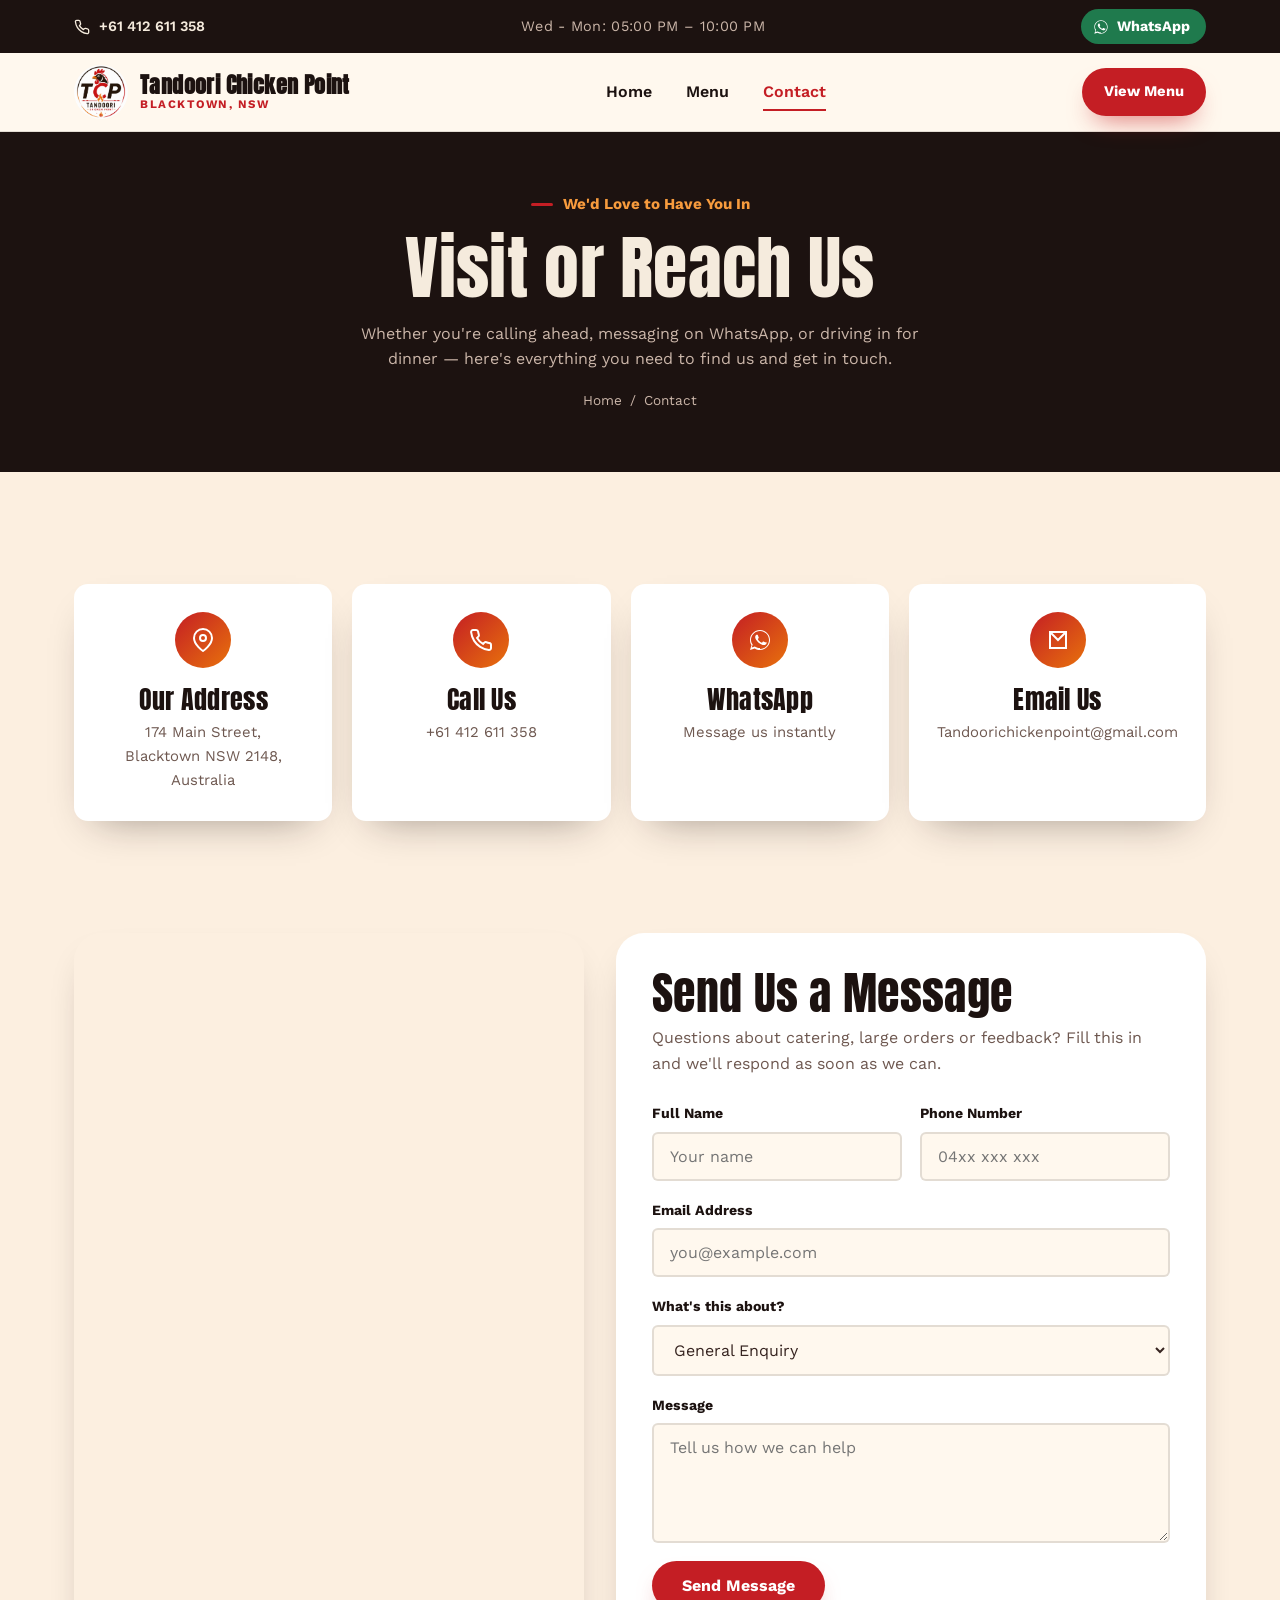
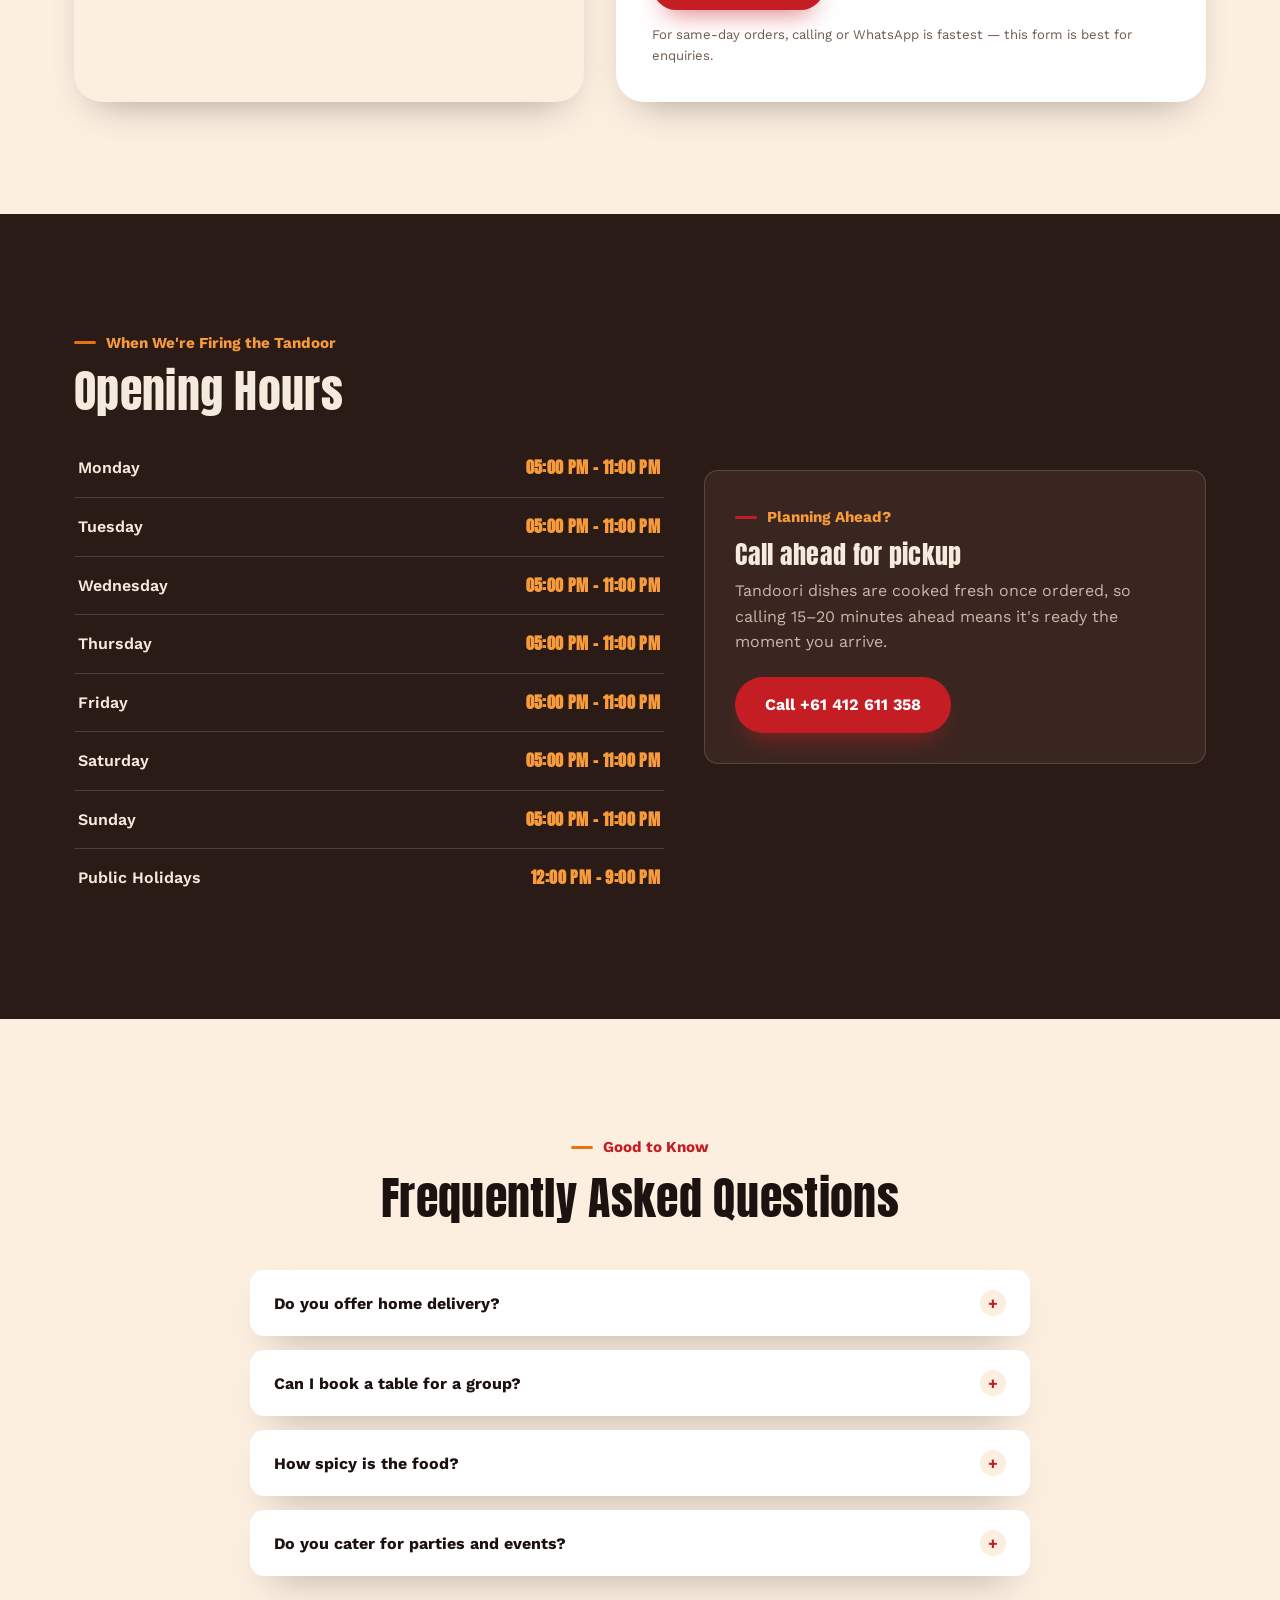
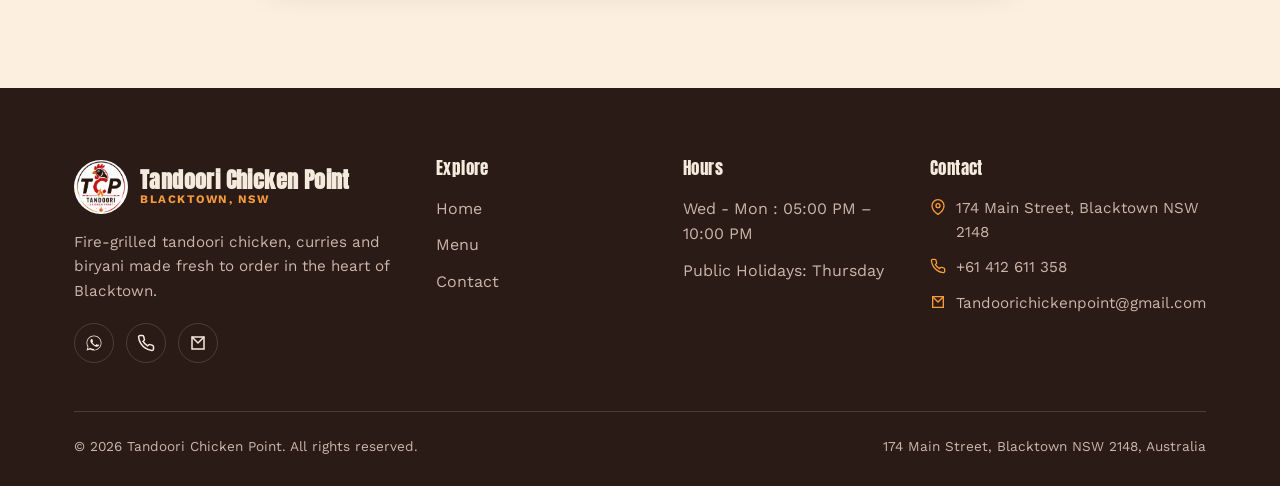
<file: contact.html>
<!DOCTYPE html>
<html lang="en-AU">
<head>
<meta charset="UTF-8">
<meta name="viewport" content="width=device-width, initial-scale=1.0">
<title>Contact & Location | Tandoori Chicken Point, Blacktown</title>
<meta name="description" content="Visit Tandoori Chicken Point at 174 Main Street, Blacktown NSW 2148. Call +61 412 611 358, message us on WhatsApp, or send an enquiry.">
<link rel="icon" href="images/logo.png" type="image/png">

<link rel="preconnect" href="https://fonts.googleapis.com">
<link rel="preconnect" href="https://fonts.gstatic.com" crossorigin>
<link href="https://fonts.googleapis.com/css2?family=Anton&family=Work+Sans:wght@400;500;600;700;800&display=swap" rel="stylesheet">

<link rel="stylesheet" href="css/tokens.css">
<link rel="stylesheet" href="css/base.css">
<link rel="stylesheet" href="css/header.css">
<link rel="stylesheet" href="css/footer.css">
<link rel="stylesheet" href="css/contact-hero.css">
<link rel="stylesheet" href="css/contact-info.css">
<link rel="stylesheet" href="css/contact-form.css">
<link rel="stylesheet" href="css/hours.css">
<link rel="stylesheet" href="css/faq.css">
</head>
<body>

<div class="topbar">
  <div class="container">
    <a href="tel:+61412611358" class="topbar-call">
      <svg width="16" height="16" viewBox="0 0 24 24" fill="none" stroke="currentColor" stroke-width="2" stroke-linecap="round" stroke-linejoin="round"><path d="M22 16.92v3a2 2 0 0 1-2.18 2 19.79 19.79 0 0 1-8.63-3.07 19.5 19.5 0 0 1-6-6 19.79 19.79 0 0 1-3.07-8.67A2 2 0 0 1 4.11 2h3a2 2 0 0 1 2 1.72c.127.96.361 1.903.7 2.81a2 2 0 0 1-.45 2.11L8.09 9.91a16 16 0 0 0 6 6l1.27-1.27a2 2 0 0 1 2.11-.45c.907.339 1.85.573 2.81.7A2 2 0 0 1 22 16.92z"/></svg>
      <span>+61 412 611 358</span>
    </a>
    <span class="topbar-hours">Wed - Mon: 05:00 PM – 10:00 PM</span>
    <a href="https://wa.me/61412611358" target="_blank" rel="noopener" class="topbar-whatsapp">
      <svg width="16" height="16" viewBox="0 0 24 24" fill="currentColor"><path d="M17.5 14.4c-.3-.1-1.6-.8-1.9-.9-.2-.1-.4-.1-.6.1-.2.3-.7.9-.8 1-.2.2-.3.2-.5.1-.3-.1-1.2-.4-2.2-1.4-.8-.7-1.4-1.6-1.5-1.9-.2-.3 0-.4.1-.6l.4-.5c.1-.2.2-.3.2-.5.1-.2 0-.4 0-.5-.1-.1-.6-1.5-.8-2-.2-.5-.4-.4-.6-.5h-.5c-.2 0-.5.1-.7.3-.2.3-.9.9-.9 2.2s1 2.5 1.1 2.7c.1.2 2 3 4.8 4.3.7.3 1.2.5 1.6.6.7.2 1.3.2 1.8.1.5-.1 1.6-.7 1.9-1.3.2-.6.2-1.1.2-1.3-.1-.1-.3-.2-.6-.3z"/><path d="M12 2C6.5 2 2 6.5 2 12c0 1.9.5 3.7 1.5 5.3L2 22l4.8-1.5C8.3 21.5 10.1 22 12 22c5.5 0 10-4.5 10-10S17.5 2 12 2zm0 18.1c-1.7 0-3.4-.5-4.8-1.3l-.3-.2-3.2 1 1-3.1-.2-.3C3.5 15 3 13.5 3 12c0-5 4-9 9-9s9 4 9 9-4 9-9 9.1z"/></svg>
      <span>WhatsApp</span>
    </a>
  </div>
</div>

<header class="site-header">
  <div class="container">
    <a href="index.html" class="brand">
      <img src="images/logo.png" alt="Tandoori Chicken Point logo">
      <span class="brand-text"><strong>Tandoori Chicken Point</strong><span>BLACKTOWN, NSW</span></span>
    </a>
    <nav class="main-nav" aria-label="Primary">
      <a href="index.html">Home</a>
      <a href="menu.html">Menu</a>
      <a href="contact.html" class="active">Contact</a>
    </nav>
    <div class="header-actions">
      <a href="menu.html" class="btn btn-primary">View Menu</a>
      <button class="nav-toggle" aria-label="Toggle menu" aria-expanded="false">
        <span></span><span></span><span></span>
      </button>
    </div>
  </div>
  <div class="mobile-nav">
    <ul>
      <li><a href="index.html">Home</a></li>
      <li><a href="menu.html">Menu</a></li>
      <li><a href="contact.html" class="active">Contact</a></li>
      <li><a href="tel:+61412611358">Call +61 412 611 358</a></li>
    </ul>
  </div>
</header>

<main>

  <!-- ============ CONTACT HERO ============ -->
  <section class="contact-hero">
    <div class="container">
      <span class="eyebrow-tag">We'd Love to Have You In</span>
      <h1>Visit or Reach Us</h1>
      <p>Whether you're calling ahead, messaging on WhatsApp, or driving in for dinner — here's everything you need to find us and get in touch.</p>
      <div class="contact-hero-crumb"><a href="index.html">Home</a><span>/</span><span>Contact</span></div>
    </div>
  </section>

  <!-- ============ CONTACT INFO CARDS ============ -->
  <section class="section">
    <div class="container">
      <div class="contact-info-grid">
        <div class="contact-info-card" data-reveal>
          <span class="icon-circle"><svg width="24" height="24" viewBox="0 0 24 24" fill="none" stroke="#fff" stroke-width="2"><path d="M21 10c0 7-9 13-9 13s-9-6-9-13a9 9 0 0 1 18 0z"/><circle cx="12" cy="10" r="3"/></svg></span>
          <h3>Our Address</h3>
          <p>174 Main Street,<br>Blacktown NSW 2148, Australia</p>
        </div>
        <div class="contact-info-card" data-reveal>
          <span class="icon-circle"><svg width="24" height="24" viewBox="0 0 24 24" fill="none" stroke="#fff" stroke-width="2"><path d="M22 16.92v3a2 2 0 0 1-2.18 2 19.79 19.79 0 0 1-8.63-3.07 19.5 19.5 0 0 1-6-6 19.79 19.79 0 0 1-3.07-8.67A2 2 0 0 1 4.11 2h3a2 2 0 0 1 2 1.72c.127.96.361 1.903.7 2.81a2 2 0 0 1-.45 2.11L8.09 9.91a16 16 0 0 0 6 6l1.27-1.27a2 2 0 0 1 2.11-.45c.907.339 1.85.573 2.81.7A2 2 0 0 1 22 16.92z"/></svg></span>
          <h3>Call Us</h3>
          <p><a href="tel:+61412611358">+61 412 611 358</a></p>
        </div>
        <div class="contact-info-card" data-reveal>
          <span class="icon-circle"><svg width="24" height="24" viewBox="0 0 24 24" fill="#fff"><path d="M17.5 14.4c-.3-.1-1.6-.8-1.9-.9-.2-.1-.4-.1-.6.1-.2.3-.7.9-.8 1-.2.2-.3.2-.5.1-.3-.1-1.2-.4-2.2-1.4-.8-.7-1.4-1.6-1.5-1.9-.2-.3 0-.4.1-.6l.4-.5c.1-.2.2-.3.2-.5.1-.2 0-.4 0-.5-.1-.1-.6-1.5-.8-2-.2-.5-.4-.4-.6-.5h-.5c-.2 0-.5.1-.7.3-.2.3-.9.9-.9 2.2s1 2.5 1.1 2.7c.1.2 2 3 4.8 4.3.7.3 1.2.5 1.6.6.7.2 1.3.2 1.8.1.5-.1 1.6-.7 1.9-1.3.2-.6.2-1.1.2-1.3-.1-.1-.3-.2-.6-.3z"/><path d="M12 2C6.5 2 2 6.5 2 12c0 1.9.5 3.7 1.5 5.3L2 22l4.8-1.5C8.3 21.5 10.1 22 12 22c5.5 0 10-4.5 10-10S17.5 2 12 2zm0 18.1c-1.7 0-3.4-.5-4.8-1.3l-.3-.2-3.2 1 1-3.1-.2-.3C3.5 15 3 13.5 3 12c0-5 4-9 9-9s9 4 9 9-4 9-9 9.1z"/></svg></span>
          <h3>WhatsApp</h3>
          <p><a href="https://wa.me/61412611358" target="_blank" rel="noopener">Message us instantly</a></p>
        </div>
        <div class="contact-info-card" data-reveal>
          <span class="icon-circle"><svg width="24" height="24" viewBox="0 0 24 24" fill="none" stroke="#fff" stroke-width="2"><path d="M4 4h16v16H4z"/><path d="m4 4 8 8 8-8"/></svg></span>
          <h3>Email Us</h3>
          <p><a href="mailto:Tandoorichickenpoint@gmail.com">Tandoorichickenpoint@gmail.com</a></p>
        </div>
      </div>
    </div>
  </section>

  <!-- ============ MAP + CONTACT FORM ============ -->
  <section class="section contact-main-section" style="padding-top:0;">
    <div class="container">
      <div class="contact-map-wrap" data-reveal>
        <iframe src="https://www.google.com/maps?q=174+Main+Street,+Blacktown+NSW+2148,+Australia&output=embed" title="Map to Tandoori Chicken Point, 174 Main Street, Blacktown NSW 2148" loading="lazy" referrerpolicy="no-referrer-when-downgrade" allowfullscreen></iframe>
      </div>
      <div class="contact-form-card" data-reveal>
        <h2>Send Us a Message</h2>
        <p>Questions about catering, large orders or feedback? Fill this in and we'll respond as soon as we can.</p>
        <form id="contact-form" novalidate>
          <div class="form-row two-col">
            <div class="form-field">
              <label for="name">Full Name</label>
              <input type="text" id="name" name="name" placeholder="Your name" required>
            </div>
            <div class="form-field">
              <label for="phone">Phone Number</label>
              <input type="tel" id="phone" name="phone" placeholder="04xx xxx xxx" required>
            </div>
          </div>
          <div class="form-row">
            <div class="form-field">
              <label for="email">Email Address</label>
              <input type="email" id="email" name="email" placeholder="you@example.com">
            </div>
          </div>
          <div class="form-row">
            <div class="form-field">
              <label for="subject">What's this about?</label>
              <select id="subject" name="subject">
                <option>General Enquiry</option>
                <option>Catering / Large Order</option>
                <option>Feedback</option>
                <option>Reservation</option>
              </select>
            </div>
          </div>
          <div class="form-row">
            <div class="form-field">
              <label for="message">Message</label>
              <textarea id="message" name="message" placeholder="Tell us how we can help" required></textarea>
            </div>
          </div>
          <button type="submit" class="btn btn-primary">Send Message</button>
          <p class="form-note">For same-day orders, calling or WhatsApp is fastest — this form is best for enquiries.</p>
          <div class="form-success" id="form-success"></div>
        </form>
      </div>
    </div>
  </section>

  <!-- ============ OPENING HOURS ============ -->
  <section class="section hours-section section--dark">
    <div class="container">
      <div class="hours-wrap">
        <div>
          <span class="eyebrow-tag" style="color:var(--ember-light)">When We're Firing the Tandoor</span>
          <h2 style="margin-top:12px; margin-bottom:24px;">Opening Hours</h2>
          <table class="hours-table">
            <tr><td>Monday</td><td>05:00 PM – 11:00 PM</td></tr>
            <tr><td>Tuesday</td><td>05:00 PM – 11:00 PM</td></tr>
            <tr><td>Wednesday</td><td>05:00 PM – 11:00 PM</td></tr>
            <tr><td>Thursday</td><td>05:00 PM – 11:00 PM</td></tr>
            <tr><td>Friday</td><td>05:00 PM – 11:00 PM</td></tr>
            <tr><td>Saturday</td><td>05:00 PM – 11:00 PM</td></tr>
            <tr><td>Sunday</td><td>05:00 PM – 11:00 PM</td></tr>
            <tr><td>Public Holidays</td><td>12:00 PM – 9:00 PM</td></tr>
          </table>
        </div>
        <div class="hours-callout" data-reveal>
          <span class="eyebrow-tag" style="color:var(--ember-light)">Planning Ahead?</span>
          <h3>Call ahead for pickup</h3>
          <p>Tandoori dishes are cooked fresh once ordered, so calling 15–20 minutes ahead means it's ready the moment you arrive.</p>
          <a href="tel:+61412611358" class="btn btn-primary">Call +61 412 611 358</a>
        </div>
      </div>
    </div>
  </section>

  <!-- ============ FAQ ============ -->
  <section class="section">
    <div class="container">
      <div class="section-head centered">
        <span class="eyebrow-tag">Good to Know</span>
        <h2>Frequently Asked Questions</h2>
      </div>
      <div class="faq-list">
        <div class="faq-item">
          <button class="faq-question" aria-expanded="false">
            Do you offer home delivery?
            <span class="faq-icon">+</span>
          </button>
          <div class="faq-answer"><p>  Yes — home delivery is available through our delivery partners and major delivery apps across Blacktown and surrounding suburbs. Simply order through your preferred delivery app and enjoy Tandoori Chicken Point at home.</p></div>
        </div>
        <!-- <div class="faq-item">
          <button class="faq-question" aria-expanded="false">
            Is everything on the menu halal?
            <span class="faq-icon">+</span>
          </button>
          <div class="faq-answer"><p>Yes, our entire menu is prepared with halal-certified ingredients, with no exceptions.</p></div>
        </div> -->
        <div class="faq-item">
          <button class="faq-question" aria-expanded="false">
            Can I book a table for a group?
            <span class="faq-icon">+</span>
          </button>
          <div class="faq-answer"><p>For groups of six or more, please call us ahead of time so we can prepare seating and have your order ready faster.</p></div>
        </div>
        <div class="faq-item">
          <button class="faq-question" aria-expanded="false">
            How spicy is the food?
            <span class="faq-icon">+</span>
          </button>
          <div class="faq-answer"><p>Spice levels marked on the menu are our default preparation. Let us know when ordering if you'd like a dish made milder or hotter.</p></div>
        </div>
        <div class="faq-item">
          <button class="faq-question" aria-expanded="false">
            Do you cater for parties and events?
            <span class="faq-icon">+</span>
          </button>
          <div class="faq-answer"><p>Yes — send us a message through the contact form or WhatsApp with your event size and date, and we'll put together a catering quote.</p></div>
        </div>
      </div>
    </div>
  </section>

</main>

<footer class="site-footer">
  <div class="container">
    <div class="footer-grid">
      <div class="footer-brand">
        <a href="index.html" class="brand"><img src="images/logo.png" alt="Tandoori Chicken Point logo"><span class="brand-text"><strong>Tandoori Chicken Point</strong><span>BLACKTOWN, NSW</span></span></a>
        <p>Fire-grilled tandoori chicken, curries and biryani made fresh to order in the heart of Blacktown.</p>
        <div class="footer-social">
          <a href="https://wa.me/61412611358" target="_blank" rel="noopener" aria-label="WhatsApp"><svg width="18" height="18" viewBox="0 0 24 24" fill="currentColor" style="color:var(--text-on-dark)"><path d="M17.5 14.4c-.3-.1-1.6-.8-1.9-.9-.2-.1-.4-.1-.6.1-.2.3-.7.9-.8 1-.2.2-.3.2-.5.1-.3-.1-1.2-.4-2.2-1.4-.8-.7-1.4-1.6-1.5-1.9-.2-.3 0-.4.1-.6l.4-.5c.1-.2.2-.3.2-.5.1-.2 0-.4 0-.5-.1-.1-.6-1.5-.8-2-.2-.5-.4-.4-.6-.5h-.5c-.2 0-.5.1-.7.3-.2.3-.9.9-.9 2.2s1 2.5 1.1 2.7c.1.2 2 3 4.8 4.3.7.3 1.2.5 1.6.6.7.2 1.3.2 1.8.1.5-.1 1.6-.7 1.9-1.3.2-.6.2-1.1.2-1.3-.1-.1-.3-.2-.6-.3z"/><path d="M12 2C6.5 2 2 6.5 2 12c0 1.9.5 3.7 1.5 5.3L2 22l4.8-1.5C8.3 21.5 10.1 22 12 22c5.5 0 10-4.5 10-10S17.5 2 12 2zm0 18.1c-1.7 0-3.4-.5-4.8-1.3l-.3-.2-3.2 1 1-3.1-.2-.3C3.5 15 3 13.5 3 12c0-5 4-9 9-9s9 4 9 9-4 9-9 9.1z"/></svg></a>
          <a href="tel:+61412611358" aria-label="Call us"><svg width="18" height="18" viewBox="0 0 24 24" fill="none" stroke="currentColor" style="color:var(--text-on-dark)" stroke-width="2"><path d="M22 16.92v3a2 2 0 0 1-2.18 2 19.79 19.79 0 0 1-8.63-3.07 19.5 19.5 0 0 1-6-6 19.79 19.79 0 0 1-3.07-8.67A2 2 0 0 1 4.11 2h3a2 2 0 0 1 2 1.72c.127.96.361 1.903.7 2.81a2 2 0 0 1-.45 2.11L8.09 9.91a16 16 0 0 0 6 6l1.27-1.27a2 2 0 0 1 2.11-.45c.907.339 1.85.573 2.81.7A2 2 0 0 1 22 16.92z"/></svg></a>
          <a href="mailto:Tandoorichickenpoint@gmail.com" aria-label="Email us"><svg width="18" height="18" viewBox="0 0 24 24" fill="none" stroke="currentColor" style="color:var(--text-on-dark)" stroke-width="2"><path d="M4 4h16v16H4z"/><path d="m4 4 8 8 8-8"/></svg></a>
        </div>
      </div>
      <div class="footer-col">
        <h4>Explore</h4>
        <ul>
          <li><a href="index.html">Home</a></li>
          <li><a href="menu.html">Menu</a></li>
          <li><a href="contact.html">Contact</a></li>
        </ul>
      </div>
      <div class="footer-col">
        <h4>Hours</h4>
        <ul>
          <li>Wed - Mon : 05:00 PM – 10:00 PM</li>
           
          <li>Public Holidays: Thursday</li>
          
        </ul>
      </div>
      <div class="footer-col">
        <h4>Contact</h4>
        <ul class="footer-contact">
          <li><svg width="16" height="16" viewBox="0 0 24 24" fill="none" stroke="currentColor" stroke-width="2"><path d="M21 10c0 7-9 13-9 13s-9-6-9-13a9 9 0 0 1 18 0z"/><circle cx="12" cy="10" r="3"/></svg><span>174 Main Street, Blacktown NSW 2148</span></li>
          <li><svg width="16" height="16" viewBox="0 0 24 24" fill="none" stroke="currentColor" stroke-width="2"><path d="M22 16.92v3a2 2 0 0 1-2.18 2 19.79 19.79 0 0 1-8.63-3.07 19.5 19.5 0 0 1-6-6 19.79 19.79 0 0 1-3.07-8.67A2 2 0 0 1 4.11 2h3a2 2 0 0 1 2 1.72c.127.96.361 1.903.7 2.81a2 2 0 0 1-.45 2.11L8.09 9.91a16 16 0 0 0 6 6l1.27-1.27a2 2 0 0 1 2.11-.45c.907.339 1.85.573 2.81.7A2 2 0 0 1 22 16.92z"/></svg><span>+61 412 611 358</span></li>
          <li><svg width="16" height="16" viewBox="0 0 24 24" fill="none" stroke="currentColor" stroke-width="2"><path d="M4 4h16v16H4z"/><path d="m4 4 8 8 8-8"/></svg><span>Tandoorichickenpoint@gmail.com</span></li>
        </ul>
      </div>
    </div>
    <div class="footer-bottom">
      <span>© <span id="current-year"></span> Tandoori Chicken Point. All rights reserved.</span>
      <span>174 Main Street, Blacktown NSW 2148, Australia</span>
    </div>
  </div>
</footer>

<script src="js/main.js"></script>
<script src="js/contact.js"></script>
</body>
</html>
</file>
<file: css/tokens.css>
/* ============================================
   TANDOORI CHICKEN POINT — DESIGN TOKENS
   Palette drawn from the brand logo: charcoal-black
   rooster silhouette, flame-red comb & wattle,
   ember-orange flame, golden beak highlight.
   ============================================ */

:root {
  --ink: #1C1210;
  --charcoal: #2B1B17;
  --charcoal-soft: #3A2621;
  --flame: #C41E24;
  --flame-dark: #8E1319;
  --ember: #E8720C;
  --ember-light: #F79B3D;
  --gold: #F2A93B;
  --paper: #FCEFE0;
  --paper-soft: #FFF8EE;
  --card: #FFFFFF;
  --text-body: #362420;
  --text-muted: #6E5850;
  --text-on-dark: #F5EBDD;
  --text-on-dark-muted: #CBB6A9;
  --line: rgba(28, 18, 16, 0.12);
  --line-on-dark: rgba(245, 235, 221, 0.16);

  --font-display: "Anton", "Arial Narrow", sans-serif;
  --font-body: "Work Sans", "Segoe UI", sans-serif;

  --page-max: 1180px;
  --radius-sm: 6px;
  --radius-md: 14px;
  --radius-lg: 28px;
  --gap-section: clamp(64px, 9vw, 112px);

  --shadow-card: 0 18px 40px -22px rgba(28, 18, 16, 0.45);
}
</file>
<file: css/base.css>
/* ============================================
   BASE / RESET / TYPOGRAPHY / UTILITIES
   ============================================ */

* { margin: 0; padding: 0; box-sizing: border-box; }

html { scroll-behavior: smooth; }

@media (prefers-reduced-motion: reduce) {
  html { scroll-behavior: auto; }
  * { animation-duration: 0.001ms !important; transition-duration: 0.001ms !important; }
}

body {
  font-family: var(--font-body);
  color: var(--text-body);
  background: var(--paper);
  line-height: 1.6;
  font-size: 16px;
  -webkit-font-smoothing: antialiased;
  overflow-x: hidden;
}

img { max-width: 100%; display: block; }
a { color: inherit; text-decoration: none; }
ul { list-style: none; }
button { font-family: inherit; cursor: pointer; border: none; background: none; }
input, textarea, select { font-family: inherit; font-size: 1rem; }

h1, h2, h3, h4 {
  font-family: var(--font-display);
  color: var(--ink);
  line-height: 1.05;
  letter-spacing: 0.3px;
  font-weight: 400;
}

h1 { font-size: clamp(2.6rem, 5.5vw, 4.6rem); }
h2 { font-size: clamp(2rem, 3.6vw, 3rem); }
h3 { font-size: clamp(1.3rem, 2vw, 1.7rem); }
p { color: var(--text-body); }

.eyebrow-tag {
  display: inline-flex;
  align-items: center;
  gap: 10px;
  font-weight: 700;
  font-size: 0.95rem;
  color: var(--flame);
}

.eyebrow-tag::before {
  content: "";
  width: 22px;
  height: 3px;
  background: var(--ember);
  border-radius: 2px;
  display: inline-block;
}

.container {
  max-width: var(--page-max);
  margin: 0 auto;
  padding: 0 24px;
}

.section { padding: var(--gap-section) 0; }
.section--dark { background: var(--ink); color: var(--text-on-dark); }
.section--dark h1, .section--dark h2, .section--dark h3, .section--dark h4 { color: var(--text-on-dark); }
.section--dark p { color: var(--text-on-dark-muted); }

.section-head { max-width: 640px; margin-bottom: 48px; }
.section-head.centered { margin-left: auto; margin-right: auto; text-align: center; }
.section-head h2 { margin-top: 14px; }

.btn {
  display: inline-flex;
  align-items: center;
  gap: 10px;
  padding: 15px 30px;
  border-radius: 999px;
  font-weight: 700;
  font-size: 1rem;
  transition: transform 0.2s ease, box-shadow 0.2s ease;
  white-space: nowrap;
}

.btn:focus-visible, a:focus-visible, button:focus-visible, input:focus-visible, textarea:focus-visible {
  outline: 3px solid var(--gold);
  outline-offset: 3px;
}

.btn-primary {
  background: var(--flame);
  color: #fff;
  box-shadow: 0 14px 26px -12px rgba(196, 30, 36, 0.65);
}
.btn-primary:hover { transform: translateY(-2px); box-shadow: 0 18px 30px -12px rgba(196, 30, 36, 0.75); }

.btn-ghost { background: transparent; color: var(--ink); border: 2px solid var(--ink); }
.btn-ghost:hover { background: var(--ink); color: var(--paper); }
.btn-ghost.on-dark { color: var(--text-on-dark); border-color: var(--line-on-dark); }
.btn-ghost.on-dark:hover { background: var(--text-on-dark); color: var(--ink); }

.btn-whatsapp { background: #1F7A4D; color: #fff; }
.btn-whatsapp:hover { transform: translateY(-2px); }

.skewer-divider {
  display: flex;
  align-items: center;
  justify-content: center;
  gap: 14px;
  margin: 0 auto;
  width: 100%;
  max-width: 340px;
}
.skewer-divider span { flex: 1; height: 2px; background: linear-gradient(90deg, transparent, var(--flame), transparent); }
.skewer-divider svg { flex-shrink: 0; }

.visually-hidden {
  position: absolute;
  width: 1px; height: 1px;
  overflow: hidden;
  clip: rect(0 0 0 0);
  white-space: nowrap;
}

@media (max-width: 640px) {
  .section { padding: 56px 0; }
}

[data-reveal] {
  opacity: 0;
  transform: translateY(18px);
  transition: opacity 0.6s ease, transform 0.6s ease;
}
[data-reveal].is-visible { opacity: 1; transform: translateY(0); }
@media (prefers-reduced-motion: reduce) {
  [data-reveal] { opacity: 1; transform: none; transition: none; }
}
</file>
<file: css/header.css>
/* ============================================
   HEADER / TOP BAR / NAVIGATION
   ============================================ */

.topbar {
  background: var(--ink);
  color: var(--text-on-dark);
  font-size: 0.9rem;
}

.topbar .container {
  display: flex;
  align-items: center;
  justify-content: space-between;
  padding-top: 9px;
  padding-bottom: 9px;
  gap: 12px;
}

.topbar-call {
  display: inline-flex;
  align-items: center;
  gap: 9px;
  font-weight: 600;
  color: var(--text-on-dark);
}

.topbar-call svg { flex-shrink: 0; }
.topbar-call:hover { color: var(--ember-light); }

.topbar-hours {
  display: none;
  color: var(--text-on-dark-muted);
  letter-spacing: 0.3px;
}

.topbar-whatsapp {
  display: inline-flex;
  align-items: center;
  gap: 8px;
  background: #1F7A4D;
  color: #fff;
  padding: 6px 16px 6px 12px;
  border-radius: 999px;
  font-weight: 700;
}

.topbar-whatsapp svg { flex-shrink: 0; }
.topbar-whatsapp:hover { background: #17603C; }

@media (min-width: 760px) {
  .topbar-hours { display: inline-block; }
}

.site-header {
  position: sticky;
  top: 0;
  z-index: 100;
  background: var(--paper-soft);
  border-bottom: 1px solid var(--line);
}

.site-header .container {
  display: flex;
  align-items: center;
  justify-content: space-between;
  padding-top: 12px;
  padding-bottom: 12px;
}

.brand {
  display: flex;
  align-items: center;
  gap: 12px;
}

.brand img {
  width: 54px;
  height: 54px;
  border-radius: 50%;
  object-fit: cover;
}

.brand-text {
  display: flex;
  flex-direction: column;
  line-height: 1.1;
}

.brand-text strong {
  font-family: var(--font-display);
  font-size: 1.35rem;
  color: var(--ink);
  letter-spacing: 0.4px;
}

.brand-text span {
  font-size: 0.72rem;
  color: var(--flame);
  font-weight: 700;
  letter-spacing: 1.5px;
}

.main-nav {
  display: none;
  align-items: center;
  gap: 34px;
}

.main-nav a {
  font-weight: 600;
  color: var(--ink);
  position: relative;
  padding: 6px 0;
}

.main-nav a::after {
  content: "";
  position: absolute;
  left: 0; bottom: 0;
  width: 0;
  height: 2px;
  background: var(--flame);
  transition: width 0.2s ease;
}

.main-nav a:hover::after,
.main-nav a.active::after {
  width: 100%;
}

.main-nav a.active { color: var(--flame); }

.header-actions {
  display: flex;
  align-items: center;
  gap: 14px;
}

.header-actions .btn { padding: 12px 22px; font-size: 0.92rem; }

.nav-toggle {
  display: inline-flex;
  flex-direction: column;
  justify-content: center;
  gap: 5px;
  width: 40px;
  height: 40px;
  padding: 8px;
}

.nav-toggle span {
  display: block;
  height: 2.5px;
  background: var(--ink);
  border-radius: 2px;
  transition: transform 0.25s ease, opacity 0.25s ease;
}

.nav-toggle[aria-expanded="true"] span:nth-child(1) { transform: translateY(7.5px) rotate(45deg); }
.nav-toggle[aria-expanded="true"] span:nth-child(2) { opacity: 0; }
.nav-toggle[aria-expanded="true"] span:nth-child(3) { transform: translateY(-7.5px) rotate(-45deg); }

.mobile-nav {
  max-height: 0;
  overflow: hidden;
  background: var(--paper-soft);
  border-bottom: 1px solid var(--line);
  transition: max-height 0.3s ease;
}

.mobile-nav.open { max-height: 320px; }

.mobile-nav ul {
  display: flex;
  flex-direction: column;
  padding: 8px 24px 20px;
  gap: 4px;
}

.mobile-nav a {
  display: block;
  padding: 12px 4px;
  font-weight: 600;
  color: var(--ink);
  border-bottom: 1px solid var(--line);
}

.mobile-nav a.active { color: var(--flame); }

@media (min-width: 900px) {
  .main-nav { display: flex; }
  .nav-toggle { display: none; }
  .mobile-nav { display: none; }
}
</file>
<file: css/footer.css>
/* ============================================
   FOOTER
   ============================================ */

.site-footer {
  background: var(--charcoal);
  color: var(--text-on-dark-muted);
  padding: 72px 0 0;
}

.footer-grid {
  display: grid;
  gap: 40px;
  grid-template-columns: 1fr;
  padding-bottom: 48px;
  border-bottom: 1px solid var(--line-on-dark);
}

.footer-brand { max-width: 320px; }

.footer-brand .brand { margin-bottom: 16px; }
.footer-brand .brand-text strong,
.footer-brand .brand-text span { color: var(--text-on-dark); }
.footer-brand .brand-text span { color: var(--ember-light); }

.footer-brand p { color: var(--text-on-dark-muted); font-size: 0.95rem; }

.footer-social {
  display: flex;
  gap: 12px;
  margin-top: 20px;
}

.footer-social a {
  width: 40px;
  height: 40px;
  border-radius: 50%;
  border: 1px solid var(--line-on-dark);
  display: flex;
  align-items: center;
  justify-content: center;
  transition: background 0.2s ease, border-color 0.2s ease;
}

.footer-social a:hover { background: var(--flame); border-color: var(--flame); }

.footer-col h4 {
  color: var(--text-on-dark);
  font-size: 1.05rem;
  margin-bottom: 18px;
  letter-spacing: 0.4px;
}

.footer-col ul { display: flex; flex-direction: column; gap: 11px; }

.footer-col a:hover { color: var(--ember-light); }

.footer-contact li {
  display: flex;
  align-items: flex-start;
  gap: 10px;
  font-size: 0.95rem;
}

.footer-contact svg { flex-shrink: 0; margin-top: 3px; color: var(--ember-light); }

.footer-bottom {
  display: flex;
  flex-direction: column;
  gap: 8px;
  align-items: center;
  text-align: center;
  padding: 24px 0 28px;
  font-size: 0.85rem;
}

@media (min-width: 640px) {
  .footer-grid { grid-template-columns: 1.3fr 1fr 1fr; }
}

@media (min-width: 900px) {
  .footer-grid { grid-template-columns: 1.4fr 0.9fr 0.9fr 1.1fr; }
  .footer-bottom { flex-direction: row; justify-content: space-between; text-align: left; }
}
</file>
<file: css/contact-hero.css>
/* ============================================
   CONTACT PAGE — HERO BANNER
   ============================================ */

.contact-hero {
  background: var(--ink);
  color: var(--text-on-dark);
  padding: 56px 0 60px;
  text-align: center;
}

.contact-hero .eyebrow-tag { justify-content: center; color: var(--ember-light); }
.contact-hero .eyebrow-tag::before { background: var(--flame); }
.contact-hero h1 { color: var(--text-on-dark); margin-top: 14px; }
.contact-hero p { max-width: 56ch; margin: 16px auto 0; color: var(--text-on-dark-muted); }

.contact-hero-crumb {
  display: inline-flex;
  gap: 8px;
  font-size: 0.85rem;
  color: var(--text-on-dark-muted);
  margin-top: 18px;
}

.contact-hero-crumb a:hover { color: var(--ember-light); }
</file>
<file: css/contact-info.css>
/* ============================================
   CONTACT PAGE — INFO CARDS
   ============================================ */

.contact-info-grid {
  display: grid;
  gap: 20px;
  grid-template-columns: 1fr;
}

.contact-info-card {
  background: var(--card);
  border-radius: var(--radius-md);
  padding: 28px;
  text-align: center;
  box-shadow: var(--shadow-card);
}

.contact-info-card .icon-circle {
  width: 56px; height: 56px;
  border-radius: 50%;
  background: linear-gradient(135deg, var(--flame), var(--ember));
  color: #fff;
  display: flex;
  align-items: center;
  justify-content: center;
  margin: 0 auto 18px;
}

.contact-info-card h3 { margin-bottom: 8px; }
.contact-info-card p, .contact-info-card a { font-size: 0.93rem; color: var(--text-muted); }
.contact-info-card a:hover { color: var(--flame); }

@media (min-width: 700px) {
  .contact-info-grid { grid-template-columns: repeat(2, 1fr); }
}
@media (min-width: 1000px) {
  .contact-info-grid { grid-template-columns: repeat(4, 1fr); }
}
</file>
<file: css/contact-form.css>
/* ============================================
   CONTACT PAGE — MAP + FORM
   ============================================ */

.contact-main-section .container {
  display: grid;
  gap: 32px;
}

.contact-map-wrap {
  border-radius: var(--radius-lg);
  overflow: hidden;
  min-height: 320px;
  box-shadow: var(--shadow-card);
}

.contact-map-wrap iframe { width: 100%; height: 100%; min-height: 320px; border: 0; display: block; }

.contact-form-card {
  background: var(--card);
  border-radius: var(--radius-lg);
  padding: 36px;
  box-shadow: var(--shadow-card);
}

.contact-form-card h2 { margin-bottom: 8px; }
.contact-form-card > p { margin-bottom: 26px; color: var(--text-muted); }

.form-row {
  display: grid;
  gap: 18px;
  grid-template-columns: 1fr;
  margin-bottom: 18px;
}

.form-field { display: flex; flex-direction: column; gap: 7px; }

.form-field label { font-size: 0.88rem; font-weight: 700; color: var(--ink); }

.form-field input,
.form-field select,
.form-field textarea {
  padding: 13px 16px;
  border: 2px solid var(--line);
  border-radius: var(--radius-sm);
  background: var(--paper-soft);
  color: var(--text-body);
  transition: border-color 0.2s ease;
}

.form-field input:focus,
.form-field select:focus,
.form-field textarea:focus {
  border-color: var(--ember);
  outline: none;
}

.form-field textarea { resize: vertical; min-height: 120px; }

.form-note {
  font-size: 0.82rem;
  color: var(--text-muted);
  margin-top: 14px;
}

.form-success {
  display: none;
  margin-top: 18px;
  padding: 14px 18px;
  border-radius: var(--radius-sm);
  background: rgba(31, 122, 77, 0.12);
  color: #1F7A4D;
  font-weight: 600;
  font-size: 0.92rem;
}

.form-success.visible { display: block; }

@media (min-width: 640px) {
  .form-row.two-col { grid-template-columns: 1fr 1fr; }
}

@media (min-width: 950px) {
  .contact-main-section .container { grid-template-columns: 1fr 1fr; align-items: stretch; }
  .contact-map-wrap { min-height: 100%; }
  .contact-map-wrap iframe { min-height: 100%; }
}
</file>
<file: css/hours.css>
/* ============================================
   CONTACT PAGE — OPENING HOURS
   ============================================ */

.hours-section { background: var(--charcoal); }

.hours-wrap {
  display: grid;
  gap: 40px;
  grid-template-columns: 1fr;
  align-items: center;
}

.hours-table {
  width: 100%;
  border-collapse: collapse;
}

.hours-table tr {
  border-bottom: 1px solid var(--line-on-dark);
}

.hours-table tr:last-child { border-bottom: none; }

.hours-table td {
  padding: 16px 4px;
  color: var(--text-on-dark);
  font-weight: 600;
}

.hours-table td:last-child {
  text-align: right;
  color: var(--ember-light);
  font-family: var(--font-display);
  letter-spacing: 0.4px;
}

.hours-table tr.today td { color: var(--gold); }

.hours-callout {
  background: var(--charcoal-soft);
  border: 1px solid var(--line-on-dark);
  border-radius: var(--radius-md);
  padding: 30px;
}

.hours-callout .eyebrow-tag { color: var(--ember-light); }
.hours-callout .eyebrow-tag::before { background: var(--flame); }
.hours-callout h3 { margin: 12px 0 10px; }
.hours-callout .btn { margin-top: 22px; }

@media (min-width: 900px) {
  .hours-wrap { grid-template-columns: 1fr 0.85fr; }
}
</file>
<file: css/faq.css>
/* ============================================
   CONTACT PAGE — FAQ ACCORDION
   ============================================ */

.faq-list {
  max-width: 780px;
  margin: 0 auto;
  display: flex;
  flex-direction: column;
  gap: 14px;
}

.faq-item {
  background: var(--card);
  border-radius: var(--radius-md);
  box-shadow: var(--shadow-card);
  overflow: hidden;
}

.faq-question {
  width: 100%;
  display: flex;
  align-items: center;
  justify-content: space-between;
  gap: 16px;
  padding: 20px 24px;
  text-align: left;
  font-weight: 700;
  color: var(--ink);
  font-size: 1rem;
}

.faq-question .faq-icon {
  flex-shrink: 0;
  width: 26px; height: 26px;
  border-radius: 50%;
  background: var(--paper);
  color: var(--flame);
  display: flex;
  align-items: center;
  justify-content: center;
  transition: transform 0.25s ease;
}

.faq-item.open .faq-icon { transform: rotate(45deg); }

.faq-answer {
  max-height: 0;
  overflow: hidden;
  transition: max-height 0.3s ease;
}

.faq-answer p {
  padding: 0 24px 22px;
  font-size: 0.94rem;
  color: var(--text-muted);
}
</file>
